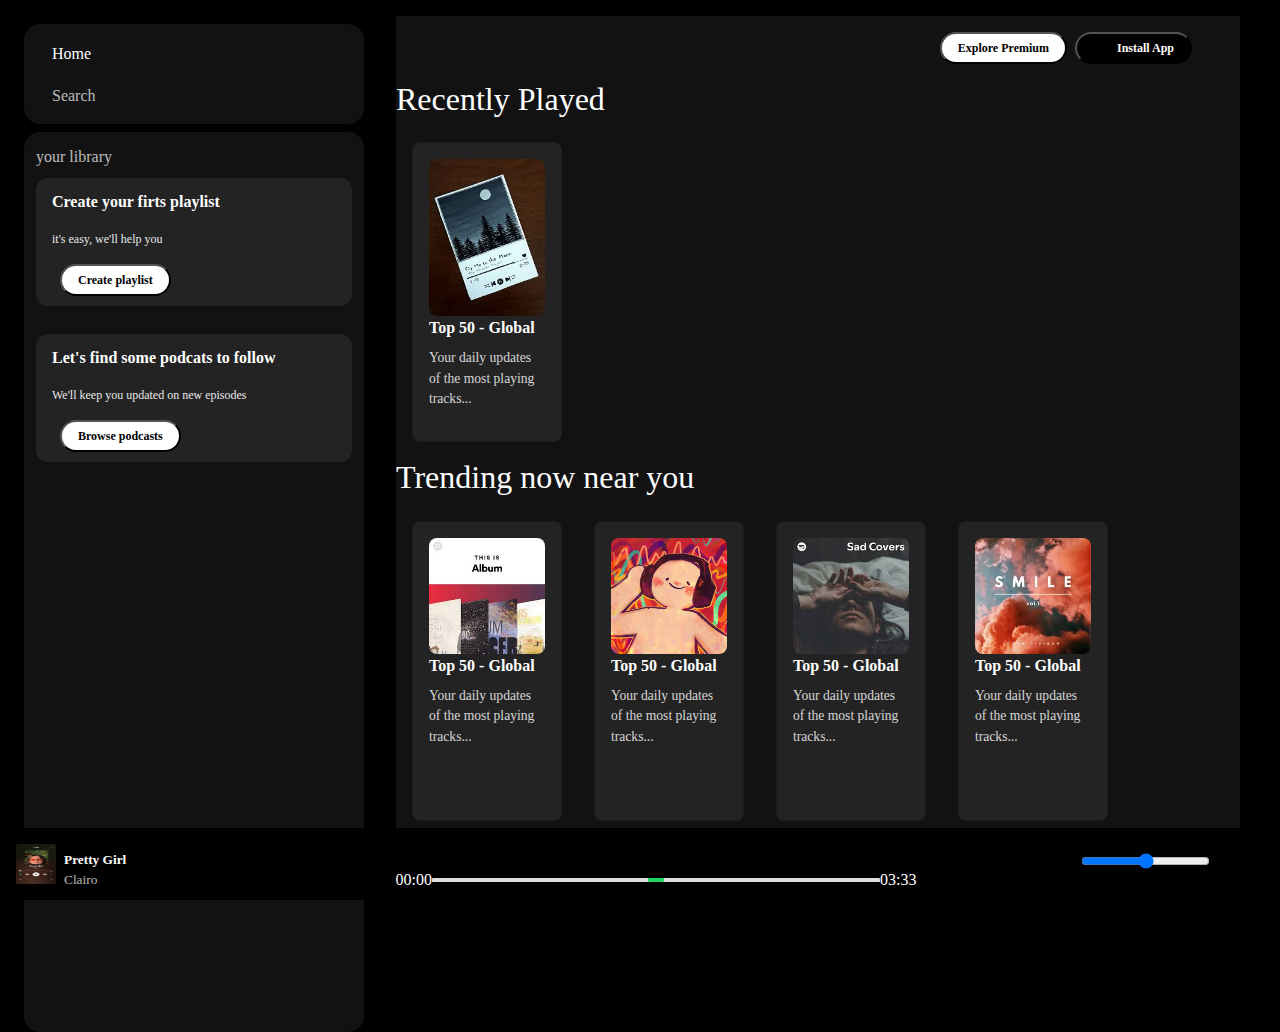
<file: spotify clone/CSS/index.html>
<!DOCTYPE html>
<html lang="en">
<head>
    <meta charset="UTF-8">
    <meta name="viewport" content="width=device-width, initial-scale=1.0">
    
   
    <link href="https://cdn.jsdelivr.net/npm/bootstrap@5.3.3/dist/css/bootstrap.min.css" rel="stylesheet" />
    <link rel="stylesheet" href="https://cdnjs.cloudflare.com/ajax/libs/font-awesome/6.6.0/css/all.min.css" integrity="sha512-Kc323vGBEqzTmouAECnVceyQqyqdsSiqLQISBL29aUW4U/M7pSPA/gEUZQqv1cwx4OnYxTxve5UMg5GT6L4JJg==" crossorigin="anonymous" referrerpolicy="no-referrer" />
    
    <link rel="stylesheet" href="style.css">
    <link rel="icon" href="img12.png">
    <title>Spotify- web player : Music for everyone</title>
    


</head>
<body>
<div class="main">

    <div class="sidebar">

        <div class="nav">

            <div class="nav_option" style="opacity: 1;">
                <i class="fa-solid fa-house"></i>
                <a href="#">Home</a>
            </div>
            <div class="nav_option">
                <i class="fa-solid fa-magnifying-glass"></i>
                <a href="#">Search</a>
            </div>

        </div>

        <div class="library">

        <div class="options">

         <div class="library_icon">
            <i class="fa-duotone fa-solid fa-layer-group"></i>
            <a href="#"> your library </a>
         </div>

         <div class="normal_icons">
            <i class="fa-solid fa-plus"></i>
            <i class="fa-solid fa-arrow-right"></i>
        </div>

        </div>

         <div class="lib-boxes">

            <div class="box">

            <p class="box_p1">Create your firts playlist</p>
            <p class="box_p2">it's easy, we'll help you</p>
            <button class="badge rounded-pill">Create playlist</button>
            
            </div>

            <div class="box">

            <p class="box_p1">Let's find some podcats to follow</p>
            <p class="box_p2">We'll keep you updated on new episodes</p>
            <button class="badge rounded-pill">Browse podcasts</button>
                
            </div>
         
        </div>

        </div>

    </div>

    <div class="main_content">

      <div class="sticky-nav">
        
        <div class="sticky-nav-icons">

        <i class="fa-solid fa-angle-left"></i>
        <i class="fa-solid fa-angle-right hide"></i>

        </div>

        <div class="sticky-nav-options">

        <button class="badge rounded-pill hide">Explore Premium</button>
        <button class="badge rounded-pill"  style="color:white; background-color:black;"><i class="fa-regular fa-circle-down" style="margin-right:.5rem ;"></i>Install App</button>
        <i class="fa-regular fa-user"></i>

        </div>

    </div>
       
      
       <div class="cards-container">
        <h2>Recently Played</h2>

        <div class="card">
            <img src="img1.jpeg" class="card-img">
            <p class="card-title">Top 50 - Global</p>
            <p class="card-info">Your daily updates of the most playing tracks...</p>
        </div>
        </div>
      

       
       <div class="cards-container">
        <h2>Trending now near you</h2>
        <div class="card">
            <img src="img2.jpeg" class="card-img">
            <p class="card-title">Top 50 - Global</p>
            <p class="card-info">Your daily updates of the most playing tracks...</p>
        </div>
      
        <div class="card">
            <img src="img3.jpeg" class="card-img">
            <p class="card-title">Top 50 - Global</p>
            <p class="card-info">Your daily updates of the most playing tracks...</p>
        </div>
     

        <div class="card">
            <img src="img4.jpeg" class="card-img">
            <p class="card-title">Top 50 - Global</p>
            <p class="card-info">Your daily updates of the most playing tracks...</p>
        </div>
      
       
       <div class="card">
            <img src="img5.jpeg" class="card-img">
            <p class="card-title">Top 50 - Global</p>
            <p class="card-info">Your daily updates of the most playing tracks...</p>
        </div>
       

        <div class="card">
            <img src="img6.jpeg" class="card-img">
            <p class="card-title">Top 50 - Global</p>
            <p class="card-info">Your daily updates of the most playing tracks...</p>
        </div>
       
        <div class="card">
            <img src="img7.jpeg" class="card-img">
            <p class="card-title">Top 50 - Global</p>
            <p class="card-info">Your daily updates of the most playing tracks...</p>
        </div>
       

        <div class="card">
            <img src="img8.jpeg" class="card-img">
            <p class="card-title">Top 50 - Global</p>
            <p class="card-info">Your daily updates of the most playing tracks...</p>
        </div>
       </div>
     
       <div class="cards-container">
       <h2>India's Best</h2>
        <div class="card">
            <img src="img9.jpeg" class="card-img">
            <p class="card-title">Top 50 - Global</p>
            <p class="card-info">Your daily updates of the most playing tracks...</p>
        </div>
       
        <div class="card">
            <img src="img10.jpeg" class="card-img">
            <p class="card-title">Top 50 - Global</p>
            <p class="card-info">Your daily updates of the most playing tracks...</p>
        </div>
       </div>
       <div class="footer">
        <div class="line"></div>
    
       </div>

    </div>
    

       <div class="music_player">

        <div class="album">
     
            <div class="alb-para">

            <img src="img11.jpeg" class="pg">

            <div class="para" style="font-weight: 600;">Pretty Girl</div>
            <div class="para" style="opacity: .7;">Clairo</div>

           </div>

            <div class="alb-icon">

            <i class="fa-regular fa-heart"></i>
            <i class="fa-sharp fa-regular fa-wallet"></i>

            </div>

        </div>

        <div class="player">
            <div class="playback-controls">
                  <i class="fa-solid fa-shuffle shuffle pch"></i>
                  <i class="fa-sharp fa-solid fa-backward-step back pch"></i>
                  <i class="fa-sharp fa-regular fa-circle-play play pch" style="opacity: 1;font-size: 2rem; height: 2rem;"></i>
                  <i class="fa-solid fa-forward-step next pch"></i>
                  <i class="fa-sharp fa-solid fa-repeat repeat pch"></i>
            </div>
            <div class="playback-bar">
                <span>00:00</span>
                <input type="range" class="progress-bar">
                <span>03:33</span>
           
            </div>
        </div>

        <div class="controls">

            <div class="control-icons">
                <i class="fa-solid fa-photo-film "></i>
                
                <i class="fa-solid fa-volume-low "></i>
            </div>

            <div class="control-range">
                <input type="range">
            </div>

        </div>

       </div>
  
      </div>
  
   
   
<script src="https://cdn.jsdelivr.net/npm/bootstrap@5.3.3/dist/js/bootstrap.bundle.min.js"></script>
</body>
</html>
</file>
<file: spotify clone/CSS/style.css>
body{
  font-family: 'montserrat' ,'sans-serif';
  margin: 0;
  background-color: black;
  color: white;
  overflow:hidden;
}
.main{
  display: flex;
  height: 100vh;
  padding: 1rem;
}
.sidebar{
    margin:0.5rem;
    width: 340px;
   
    background-color:black;
}

.main_content{
   
    flex: 1;
    border-radius: 1rem;
    overflow: auto;
    background-color:black;
    padding: 0 1.5rem 0 1.5rem;

}
h2{
  /* display: block !important; */
  width: 100%;
}
.music_player{
  background-color:black;
  position: fixed;
  bottom: 0;
  width: 100%;
  height: 72px;
}
a{
  text-decoration: none;
  color: white;
}
.nav{
  background-color: #121212;
  border-radius: 1rem;
  display: flex;
  flex-direction: column;
  justify-content: center;
  height: 100px;
  padding: 0.5rem 0.75rem;
 
}
.nav_option{
  line-height: 2.5rem;
  opacity: 0.7;
  
  }
  .nav_option:hover{
    opacity: 1;
  }
.nav_option i{
  font-size: 1.25rem;
}
.nav_option a{
  font-size : 1rem;
  margin-left: 1rem;
  }
  .library{
    background-color: #121212;
    border-radius: 1rem;
    height: 100vh;
    margin-top: 0.5rem ;
    padding: 0.5rem 0.75rem;
  }

.options{
  display: flex;
  justify-content: space-between;
  align-items: center;
 }
 .options .library_icon{
   opacity: .7;
 }
 .options .library_icon:hover{
  opacity: 1;
 }
 .library_icon i{
  font-size: 1.25rem;
 }
 .library_icon a{
  font-size: 1rem;
 }
 .normal_icons{
  font-size: 1.25rem;
 
  display: flex;
  
 }
 .normal_icons i{
  margin-right: 1rem ;
  opacity: .7;
 }
 .normal_icons i:hover{
  opacity: 1;
 }

 .box{
  background-color: #232323;
   height: 8rem;
   border-radius: .75rem;
   margin: 0.5rem 0 1.75rem 0;
   padding: .75rem 1rem;
  }
 
  .box_p1{
    font-size: 1rem;
    font-weight:700 ;

  }
  .box_p2{
    opacity: .9;
    font-size: .75rem ;
  }
  .badge{
    background-color: white;
    color: black;
    padding: 0.25rem 1rem;
    font-weight: 700;
    margin-left:0.5rem;
    height: 2rem;
    width: fit-content;
  }

  .sticky-nav{
    position:sticky ;
    top: 0;
    background-color:#121212;
    display: flex;
    justify-content: space-between;
    align-items:center;
    padding: 1rem 0 1rem 0;
    z-index: 10;
  }
  .sticky-nav-icons {
   margin-left: .75rem;
  }
  .sticky-nav-options{
    display: flex;
    justify-content:space-between;
    align-items:center;
    margin-right: 2rem;
  }
  .sticky-nav-options .badge:hover{
    box-shadow: 4px 4px  #232323;
  }
  .sticky-nav-options i {
    margin-left: 1rem;
  }
  
  @media(max-width: 900px){
    .hide{
      display: none;
    }
  }
  .card{
    background-color: #232323;
    width:150px ;
    height: 300px;
    color:white;
    border-radius: .5rem;
    padding: 1rem;
    margin:1rem;
  
  }
  .card:hover{
    box-shadow: 3px 3px 4px rgb(65, 63, 63);
  }
  .main_content .cards-container{
    display: flex;
    flex-wrap: wrap;
    background-color: #121212;
   
  }
.card-img{
  width: 100%;
  border-radius: 0.5rem;
}
.card-title{
  font-weight:600 ;
}
.card-info{
  font-size: .85rem;
  opacity:.8 ;
}
.card:hover{
 background-color: #232323;
}
.footer{
  height: 300px;
  display: flex;
  align-items: center;
}
.line{
  height: 100%;
  width:90%;
  border-top: 1px solid white;
  opacity: .5;
}


.music_player{
  display: flex;
  justify-content: space-between;
  align-items: center;
}
.playback-controls{
  display: flex;
  justify-content: center;
  align-items: center;
}
.album{
  width: 25%;
  display: flex;
  justify-content:start;
  align-items:center;
  
}
.alb-para .pg{
  display: flex;
  /* justify-content: space-between; */
  align-items:end;
  position: absolute;
  top:1rem;
  height: 2.5rem;
  width: 2.5rem;
 
}

.alb-icon i{
   /* padding: 2rem; */
   margin-right: 1rem;
}
.alb-icon{
  position: relative;

   left: 4rem;
}
.alb-para .para{
  line-height: -7rem;
  position: relative;
  left: 3rem;
  top: .40rem;
  font-size: smaller;
}
.player{
  width: 50%;
  
}
.controls{
  width: 25%;
  display: flex;
  justify-content: center;
  align-items: center;
}
.controls .control-icons{
  position: relative;
  right: .5rem;
}
.controls .control-icons i{
  padding: .3rem;
}
.controls .control-range{
  font-size: small;
}
.pch{
  height: 1rem;
  margin-right: 1.75rem;
  opacity: .7;
}
.pch:hover{
  opacity: 1;
}

.playback-bar{
  display: flex;
  justify-content:center ; 
   align-items: center;
}
.progress-bar{
  width:70%;
  height: .25rem;
  appearance: none;
  background-color: transparent;
  cursor: pointer;
}
.progress-bar::-webkit-slider-runnable-track{
  background-color: #ddd;
  border-radius: 100px;
  height: .1rems;
  z-index: 10;
}
.progress-bar::-webkit-slider-thumb{
  appearance:none ;
  position:relative;
  z-index: 10;
  height: 1rem;
  width :1rem;
  background-color: #1bd760;
  border-radius: 50%;
  margin-bottom: 3px;
  }
</file>
